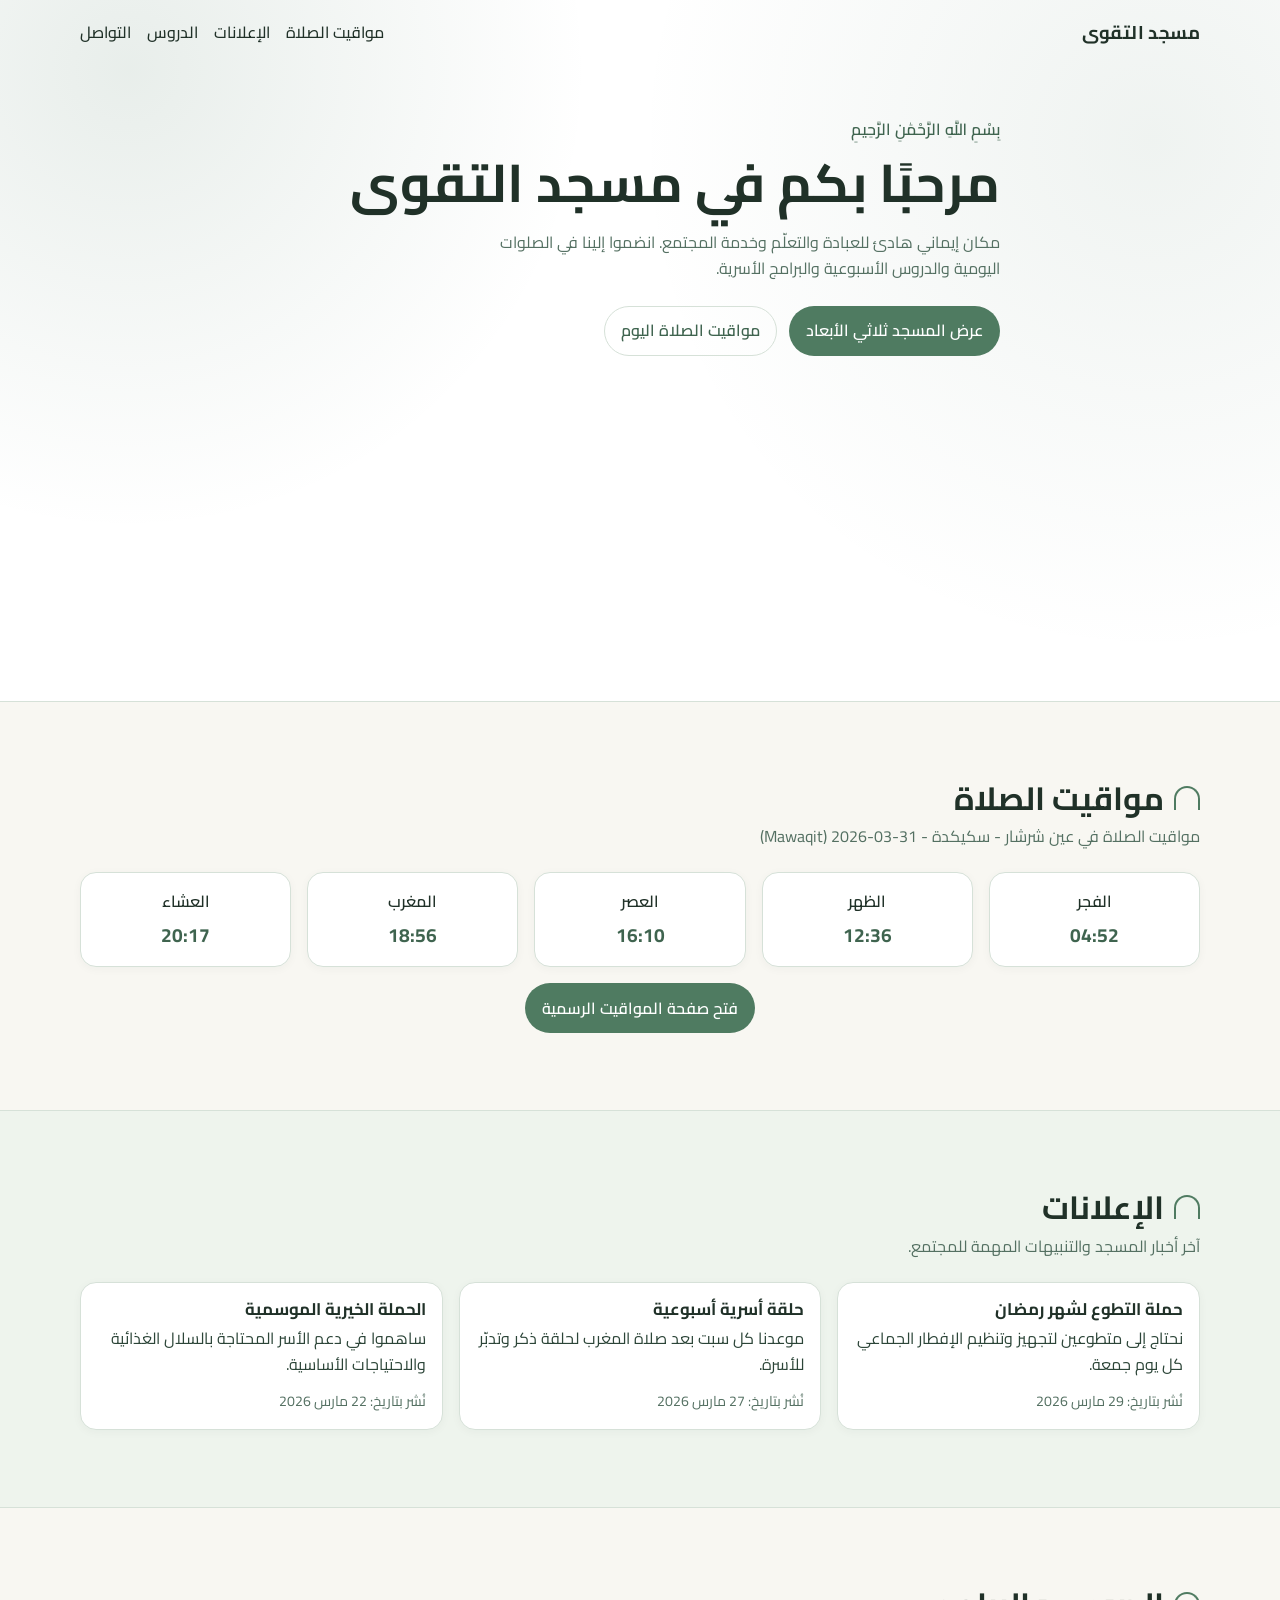
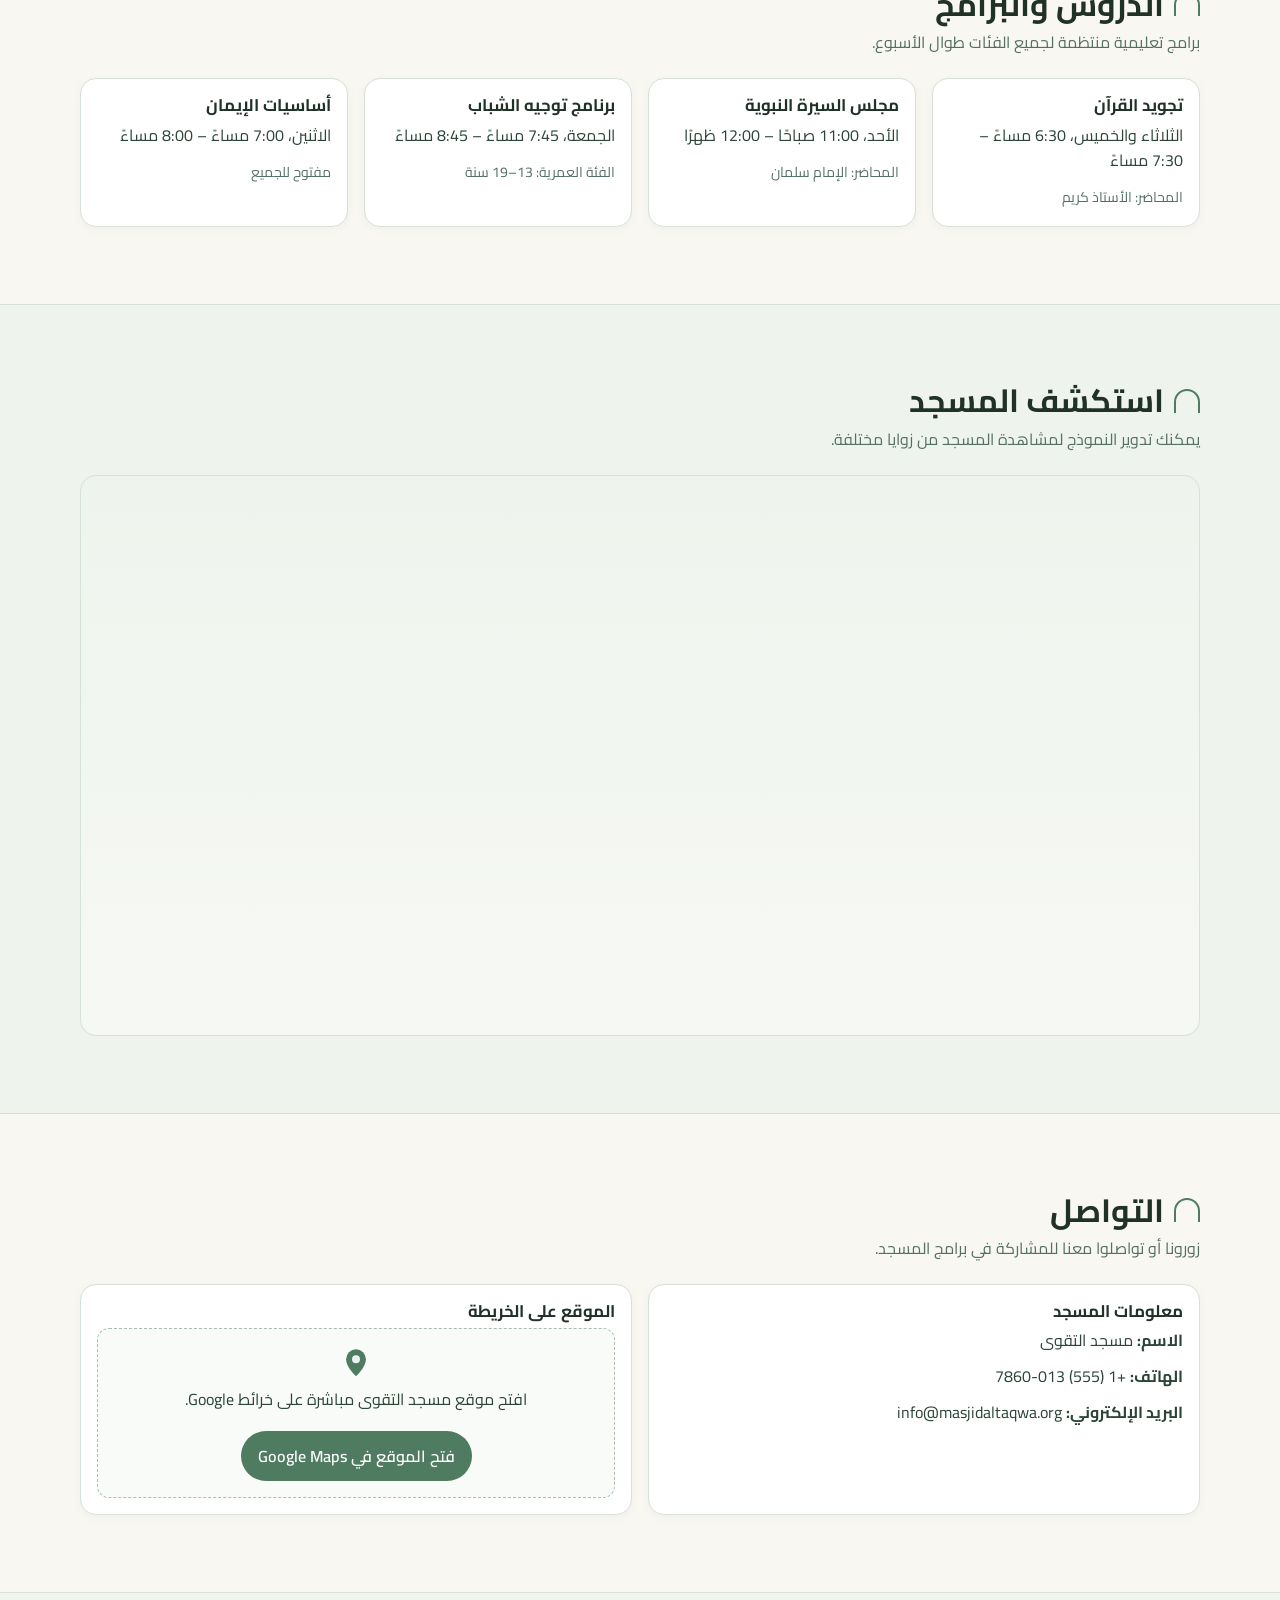
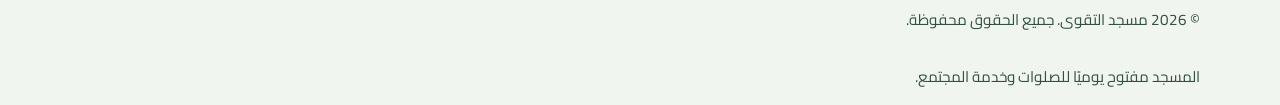
<file: index.html>
<!doctype html>
<html lang="ar" dir="rtl">
  <head>
    <meta charset="UTF-8" />
    <meta name="viewport" content="width=device-width, initial-scale=1.0" />
    <meta
      name="description"
      content="الموقع الرسمي لمسجد التقوى: مواقيت الصلاة، الإعلانات، الدروس، التواصل، وجولة ثلاثية الأبعاد للمسجد."
    />
    <meta name="theme-color" content="#4f7b61" />
    <title>مسجد التقوى | عبادة ومجتمع</title>

    <link rel="preconnect" href="https://fonts.googleapis.com" />
    <link rel="preconnect" href="https://fonts.gstatic.com" crossorigin />
    <link
      href="https://fonts.googleapis.com/css2?family=Cairo:wght@400;600;700&family=Inter:wght@400;500;600;700&display=swap"
      rel="stylesheet"
    />

    <link rel="stylesheet" href="./css/style.css" />
  </head>
  <body>
    <a class="skip-link" href="#main-content">تخطي إلى المحتوى</a>

    <header class="hero" id="home">
      <nav class="container nav" aria-label="التنقل الرئيسي">
        <div class="brand" aria-label="اسم المسجد">مسجد التقوى</div>
        <ul class="nav-links">
          <li><a href="#prayer-times">مواقيت الصلاة</a></li>
          <li><a href="#announcements">الإعلانات</a></li>
          <li><a href="#lessons">الدروس</a></li>
          <li><a href="#contact">التواصل</a></li>
        </ul>
      </nav>

      <div class="container hero-content">
        <p class="eyebrow">بِسْمِ اللَّهِ الرَّحْمَٰنِ الرَّحِيمِ</p>
        <h1>مرحبًا بكم في مسجد التقوى</h1>
        <p class="hero-text">
          مكان إيماني هادئ للعبادة والتعلّم وخدمة المجتمع. انضموا إلينا في الصلوات اليومية
          والدروس الأسبوعية والبرامج الأسرية.
        </p>
        <div class="hero-actions">
          <a class="btn btn-primary" href="#explore">عرض المسجد ثلاثي الأبعاد</a>
          <a class="btn btn-secondary" href="#prayer-times">مواقيت الصلاة اليوم</a>
        </div>
      </div>
    </header>

    <main id="main-content">
      <section class="section lazy-section" id="prayer-times" aria-labelledby="prayer-title">
        <div class="container">
          <h2 id="prayer-title" class="section-title">مواقيت الصلاة</h2>
          <p class="section-subtitle">المواقيت الرسمية المستخرجة من صفحة المسجد على منصة Mawaqit.</p>
          <div id="prayer-grid" class="grid prayer-grid" aria-live="polite"></div>
          <div class="prayer-source-actions">
            <a
              class="btn btn-primary"
              href="https://mawaqit.net/ar/m/masjid-ltaqwa-skikda-21006-algeria"
              target="_blank"
              rel="noopener noreferrer"
            >
              فتح صفحة المواقيت الرسمية
            </a>
          </div>
        </div>
      </section>

      <section class="section section-tint lazy-section" id="announcements" aria-labelledby="announcements-title">
        <div class="container">
          <h2 id="announcements-title" class="section-title">الإعلانات</h2>
          <p class="section-subtitle">آخر أخبار المسجد والتنبيهات المهمة للمجتمع.</p>
          <div class="grid cards-3">
            <article class="card hover-card" tabindex="0" aria-label="إعلان حملة التطوع في رمضان">
              <h3>حملة التطوع لشهر رمضان</h3>
              <p>نحتاج إلى متطوعين لتجهيز وتنظيم الإفطار الجماعي كل يوم جمعة.</p>
              <span class="meta">نُشر بتاريخ: 29 مارس 2026</span>
            </article>
            <article class="card hover-card" tabindex="0" aria-label="إعلان حلقة أسرية أسبوعية">
              <h3>حلقة أسرية أسبوعية</h3>
              <p>موعدنا كل سبت بعد صلاة المغرب لحلقة ذكر وتدبّر للأسرة.</p>
              <span class="meta">نُشر بتاريخ: 27 مارس 2026</span>
            </article>
            <article class="card hover-card" tabindex="0" aria-label="إعلان حملة خيرية">
              <h3>الحملة الخيرية الموسمية</h3>
              <p>ساهموا في دعم الأسر المحتاجة بالسلال الغذائية والاحتياجات الأساسية.</p>
              <span class="meta">نُشر بتاريخ: 22 مارس 2026</span>
            </article>
          </div>
        </div>
      </section>

      <section class="section lazy-section" id="lessons" aria-labelledby="lessons-title">
        <div class="container">
          <h2 id="lessons-title" class="section-title">الدروس والبرامج</h2>
          <p class="section-subtitle">برامج تعليمية منتظمة لجميع الفئات طوال الأسبوع.</p>
          <div class="grid cards-2">
            <article class="card hover-card" tabindex="0" aria-label="درس تجويد القرآن">
              <h3>تجويد القرآن</h3>
              <p>الثلاثاء والخميس، 6:30 مساءً &ndash; 7:30 مساءً</p>
              <span class="meta">المحاضر: الأستاذ كريم</span>
            </article>
            <article class="card hover-card" tabindex="0" aria-label="درس السيرة النبوية">
              <h3>مجلس السيرة النبوية</h3>
              <p>الأحد، 11:00 صباحًا &ndash; 12:00 ظهرًا</p>
              <span class="meta">المحاضر: الإمام سلمان</span>
            </article>
            <article class="card hover-card" tabindex="0" aria-label="برنامج توجيه الشباب">
              <h3>برنامج توجيه الشباب</h3>
              <p>الجمعة، 7:45 مساءً &ndash; 8:45 مساءً</p>
              <span class="meta">الفئة العمرية: 13&ndash;19 سنة</span>
            </article>
            <article class="card hover-card" tabindex="0" aria-label="دورة أساسيات الإيمان">
              <h3>أساسيات الإيمان</h3>
              <p>الاثنين، 7:00 مساءً &ndash; 8:00 مساءً</p>
              <span class="meta">مفتوح للجميع</span>
            </article>
          </div>
        </div>
      </section>

      <section class="section section-tint" id="explore" aria-labelledby="explore-title">
        <div class="container">
          <h2 id="explore-title" class="section-title">استكشف المسجد</h2>
          <p class="section-subtitle">يمكنك تدوير النموذج لمشاهدة المسجد من زوايا مختلفة.</p>

          <div class="scene-wrap" id="scene-wrap" aria-live="polite" aria-busy="true">
            <div
              class="scene-loader"
              id="scene-loader"
              role="status"
              aria-label="جارٍ تحميل نموذج المسجد ثلاثي الأبعاد"
              aria-live="polite"
            >
              <span class="spinner" aria-hidden="true"></span>
              <span id="scene-status">جارٍ تحميل نموذج المسجد...</span>
            </div>
            <canvas id="mosque-canvas" class="mosque-canvas" aria-label="عرض ثلاثي الأبعاد للمسجد"></canvas>
          </div>
        </div>
      </section>

      <section class="section lazy-section" id="contact" aria-labelledby="contact-title">
        <div class="container">
          <h2 id="contact-title" class="section-title">التواصل</h2>
          <p class="section-subtitle">زورونا أو تواصلوا معنا للمشاركة في برامج المسجد.</p>

          <div class="grid cards-2">
            <article class="card">
              <h3>معلومات المسجد</h3>
              <p><strong>الاسم:</strong> مسجد التقوى</p>
              <p><strong>الهاتف:</strong> +1 (555) 013-7860</p>
              <p><strong>البريد الإلكتروني:</strong> info@masjidaltaqwa.org</p>
            </article>

            <article class="card">
              <h3>الموقع على الخريطة</h3>
              <div class="map-placeholder" role="img" aria-label="رابط موقع المسجد على خرائط Google">
                <img src="./assets/images/map-pin.svg" alt="أيقونة موقع" loading="lazy" />
                <p>افتح موقع مسجد التقوى مباشرة على خرائط Google.</p>
                <a class="btn btn-primary map-link" href="https://maps.app.goo.gl/dGEvyX4fRhhS8NZS6" target="_blank" rel="noopener noreferrer">
                  فتح الموقع في Google Maps
                </a>
              </div>
            </article>
          </div>
        </div>
      </section>
    </main>

    <footer class="footer">
      <div class="container footer-inner">
        <p>&copy; <span id="year"></span> مسجد التقوى. جميع الحقوق محفوظة.</p>
        <p>المسجد مفتوح يوميًا للصلوات وخدمة المجتمع.</p>
      </div>
    </footer>

    <noscript>
      <div class="container" style="padding: 1rem 0; color: #3f644f; font-weight: 600;">
        JavaScript غير مفعّل. عرض مواقيت الصلاة والمجسم ثلاثي الأبعاد يتطلب تفعيل JavaScript.
      </div>
    </noscript>

    <script type="module" src="./js/main.js"></script>
  </body>
</html>
</file>
<file: css/style.css>
:root {
  --bg: #f8f7f2;
  --surface: #ffffff;
  --surface-tint: #eef4ed;
  --text: #203128;
  --muted: #547062;
  --accent: #4f7b61;
  --accent-strong: #3f644f;
  --border: #d6e1d8;
  --shadow: 0 12px 30px rgba(32, 49, 40, 0.08);
  --radius: 16px;
  --container: 1120px;
}

* {
  box-sizing: border-box;
}

html {
  scroll-behavior: smooth;
}

body {
  margin: 0;
  font-family: "Cairo", "Inter", sans-serif;
  background: var(--bg);
  color: var(--text);
  line-height: 1.6;
  text-rendering: optimizeLegibility;
}

.skip-link {
  position: absolute;
  inset-inline-start: 8px;
  top: -48px;
  background: var(--accent-strong);
  color: #fff;
  padding: 10px 14px;
  border-radius: 8px;
  z-index: 200;
}

.skip-link:focus {
  top: 8px;
}

.container {
  width: min(100% - 2rem, var(--container));
  margin-inline: auto;
}

.hero {
  min-height: 78vh;
  background:
    radial-gradient(circle at 10% 10%, rgba(79, 123, 97, 0.13), transparent 35%),
    radial-gradient(circle at 90% 20%, rgba(79, 123, 97, 0.09), transparent 40%),
    var(--surface);
  border-bottom: 1px solid var(--border);
}

.nav {
  display: flex;
  justify-content: space-between;
  align-items: center;
  padding: 1.1rem 0;
}

.brand {
  font-family: "Cairo", sans-serif;
  font-weight: 700;
  letter-spacing: 0.4px;
  font-size: 1.15rem;
}

.nav-links {
  display: none;
  list-style: none;
  gap: 1rem;
  margin: 0;
  padding: 0;
}

.nav-links a {
  text-decoration: none;
  color: var(--text);
  font-weight: 500;
}

.nav-links a:hover,
.nav-links a:focus-visible {
  color: var(--accent-strong);
}

.hero-content {
  padding: 3.3rem 0 4.8rem;
  max-width: 720px;
}

.eyebrow {
  font-family: "Cairo", sans-serif;
  color: var(--accent-strong);
  font-weight: 600;
  margin: 0;
}

h1,
h2,
h3 {
  line-height: 1.2;
  margin-top: 0;
}

h1 {
  font-size: clamp(2rem, 5vw, 3.3rem);
  margin: 0.5rem 0 1rem;
}

.hero-text {
  margin: 0;
  color: var(--muted);
  max-width: 60ch;
}

.hero-actions {
  display: flex;
  flex-wrap: wrap;
  gap: 0.75rem;
  margin-top: 1.5rem;
}

.btn {
  display: inline-flex;
  align-items: center;
  justify-content: center;
  padding: 0.7rem 1rem;
  border-radius: 999px;
  border: 1px solid transparent;
  text-decoration: none;
  font-weight: 600;
  transition: transform 0.2s ease, box-shadow 0.2s ease, background-color 0.2s ease;
}

.btn:hover,
.btn:focus-visible {
  transform: translateY(-1px);
}

.btn-primary {
  background: var(--accent);
  color: #fff;
}

.btn-primary:hover,
.btn-primary:focus-visible {
  background: var(--accent-strong);
}

.btn-secondary {
  background: transparent;
  color: var(--accent-strong);
  border-color: var(--border);
}

.section {
  padding: clamp(3rem, 6vw, 5rem) 0;
}

.section-tint {
  background: var(--surface-tint);
  border-top: 1px solid var(--border);
  border-bottom: 1px solid var(--border);
}

.section-title {
  display: inline-flex;
  align-items: center;
  gap: 0.6rem;
  font-size: clamp(1.5rem, 3vw, 2rem);
  margin-bottom: 0.45rem;
}

.section-title::before {
  content: "";
  width: 22px;
  height: 22px;
  border: 2px solid var(--accent);
  border-bottom: 0;
  border-radius: 22px 22px 0 0;
}

.section-subtitle {
  color: var(--muted);
  margin-top: 0;
  margin-bottom: 1.4rem;
}

.grid {
  display: grid;
  gap: 1rem;
}

.prayer-grid {
  grid-template-columns: repeat(auto-fit, minmax(140px, 1fr));
}

.mawaqit-frame-wrap {
  background: var(--surface);
  border: 1px solid var(--border);
  border-radius: var(--radius);
  overflow: hidden;
  box-shadow: 0 2px 10px rgba(32, 49, 40, 0.04);
}

.mawaqit-frame {
  display: block;
  width: 100%;
  min-height: 780px;
  border: 0;
  background: #ffffff;
}

.prayer-source-actions {
  display: flex;
  justify-content: center;
  margin-top: 1rem;
}

.cards-2 {
  grid-template-columns: repeat(auto-fit, minmax(230px, 1fr));
}

.cards-3 {
  grid-template-columns: repeat(auto-fit, minmax(210px, 1fr));
}

.card {
  background: var(--surface);
  border: 1px solid var(--border);
  border-radius: var(--radius);
  padding: 1rem;
  box-shadow: 0 2px 10px rgba(32, 49, 40, 0.04);
}

.hover-card {
  transition: transform 0.25s ease, box-shadow 0.25s ease, border-color 0.25s ease;
}

.hover-card:hover,
.hover-card:focus-visible {
  transform: translateY(-2px);
  box-shadow: var(--shadow);
  border-color: #bfd1c2;
}

.card h3 {
  font-size: 1.05rem;
  margin-bottom: 0.45rem;
}

.card p {
  margin: 0 0 0.65rem;
  color: #2c4538;
}

.meta {
  font-size: 0.88rem;
  color: var(--muted);
}

.prayer-card {
  text-align: center;
}

.prayer-name {
  display: block;
  font-weight: 600;
  margin-bottom: 0.3rem;
}

.prayer-time {
  display: block;
  font-size: 1.2rem;
  color: var(--accent-strong);
  font-weight: 700;
}

.scene-wrap {
  position: relative;
  min-height: clamp(320px, 60vw, 520px);
  border-radius: var(--radius);
  border: 1px solid var(--border);
  overflow: hidden;
  background: linear-gradient(180deg, #eef4ed, #f6f8f4);
}

.mosque-canvas {
  width: 100%;
  height: 100%;
  display: block;
  opacity: 0;
  transition: opacity 0.6s ease;
}

.scene-wrap.is-ready .mosque-canvas {
  opacity: 1;
}

.scene-loader {
  position: absolute;
  inset: 0;
  display: flex;
  flex-direction: column;
  gap: 0.8rem;
  justify-content: center;
  align-items: center;
  color: var(--accent-strong);
  background: rgba(246, 248, 244, 0.9);
  backdrop-filter: blur(2px);
  transition: opacity 0.3s ease;
  z-index: 2;
}

.scene-wrap.is-ready .scene-loader {
  opacity: 0;
  pointer-events: none;
}

.spinner {
  width: 36px;
  height: 36px;
  border: 3px solid rgba(79, 123, 97, 0.2);
  border-top-color: var(--accent-strong);
  border-radius: 999px;
  animation: spin 0.9s linear infinite;
}

@keyframes spin {
  to {
    transform: rotate(360deg);
  }
}

.map-placeholder {
  min-height: 160px;
  border: 1px dashed #a8bfaf;
  border-radius: 12px;
  display: grid;
  place-items: center;
  text-align: center;
  padding: 1rem;
  color: var(--muted);
  background: #f8fbf8;
}

.map-placeholder img {
  width: 34px;
  height: 34px;
  margin-bottom: 0.5rem;
}

.map-link {
  margin-top: 0.5rem;
}

.footer {
  background: #f0f5ef;
  border-top: 1px solid var(--border);
}

.footer-inner {
  min-height: 84px;
  display: flex;
  flex-direction: column;
  justify-content: center;
  gap: 0.15rem;
  font-size: 0.95rem;
  color: #315040;
}

.lazy-section {
  opacity: 0;
  transform: translateY(20px);
  transition: opacity 0.6s ease, transform 0.6s ease;
}

.lazy-section.is-visible {
  opacity: 1;
  transform: none;
}

@media (min-width: 760px) {
  .nav-links {
    display: flex;
  }
}

@media (max-width: 759px) {
  .mawaqit-frame {
    min-height: 680px;
  }
}

@media (prefers-reduced-motion: reduce) {
  html {
    scroll-behavior: auto;
  }

  .btn,
  .hover-card,
  .lazy-section,
  .mosque-canvas,
  .scene-loader {
    transition: none;
  }

  .spinner {
    animation: none;
  }
}
</file>
